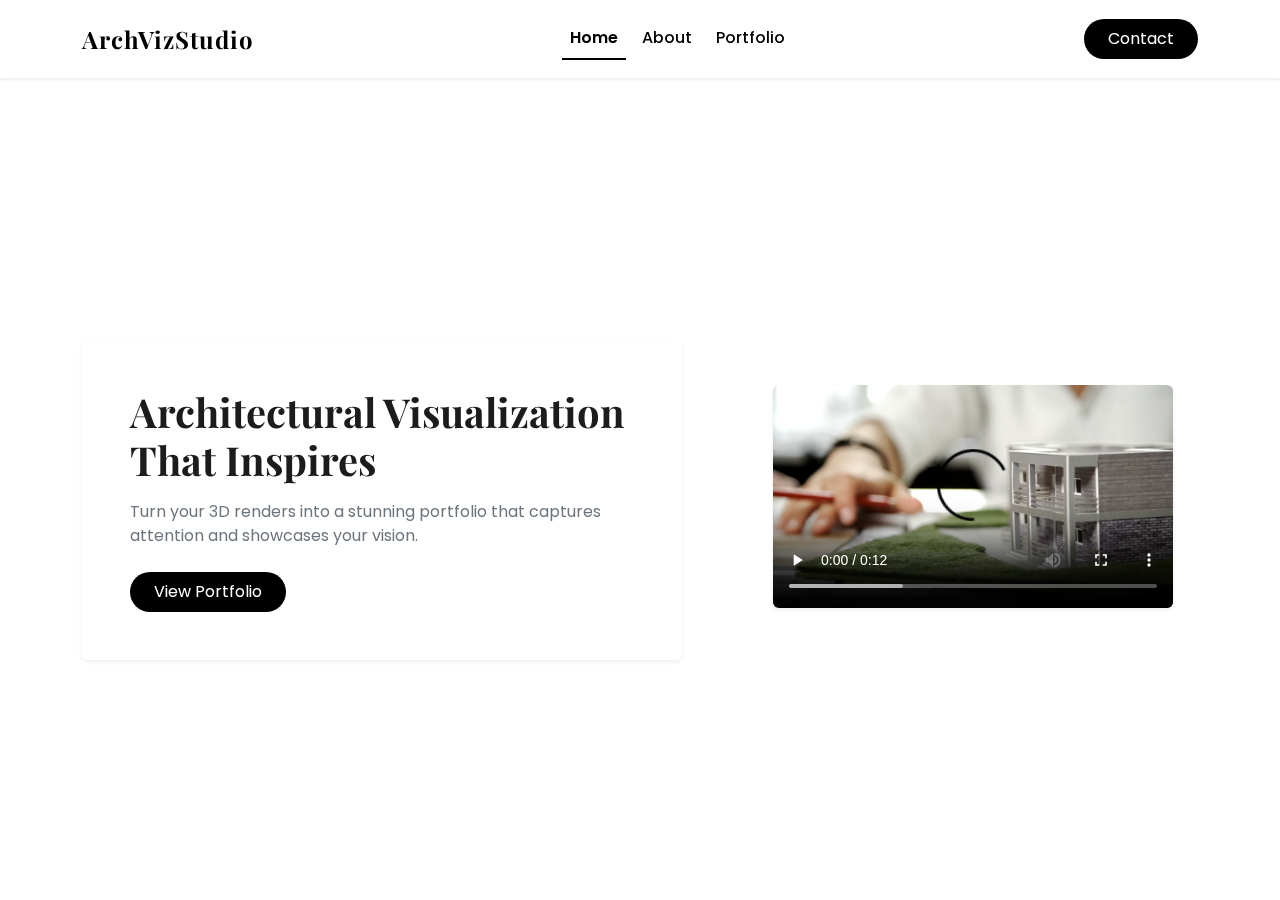
<file: index.html>
<!DOCTYPE html>
<html lang="en">
<head>
  <meta charset="UTF-8">
  <meta name="viewport" content="width=device-width, initial-scale=1.0">
  <title>ArchViz Portfolio</title>

    <!-- ===== Bootstrap CSS ===== -->
    <link href="https://cdn.jsdelivr.net/npm/bootstrap@5.3.3/dist/css/bootstrap.min.css" rel="stylesheet">

    <!-- ===== AOS Animation Library ===== -->
    <link href="https://cdn.jsdelivr.net/npm/aos@2.3.4/dist/aos.css" rel="stylesheet">

    <!-- ===== Custom CSS ===== -->
    <link rel="stylesheet" href="css/style.css">

    <!-- ===== Google Fonts ===== -->
    <link href="https://fonts.googleapis.com/css2?family=Poppins:wght@300;500;600&family=Playfair+Display:wght@600&display=swap" rel="stylesheet">

    <!-- ===== Basic SEO Meta Tags ===== -->
    <meta name="title" content="ArchViz Studio — 3D Architectural Visualization Portfolio">
    <meta name="description" content="Experience stunning architectural renders and 3D visualizations that bring your designs to life. Explore our portfolio of interiors, exteriors, and futuristic concepts.">
    <meta name="keywords" content="3D visualization, architecture, ArchViz, renders, portfolio, interior design, exterior design">
    <meta name="author" content="ArchViz Studio">
    <meta name="robots" content="index, follow">

    <!-- ===== Open Graph (for Facebook, WhatsApp, LinkedIn, etc.) ===== -->
    <meta property="og:title" content="ArchViz Studio — 3D Architectural Visualization Portfolio">
    <meta property="og:description" content="Explore stunning 3D visualizations and architectural renders that define modern design. Visit our portfolio.">
    <meta property="og:image" content="https://yourdomain.com/assets/images/preview.jpg">
    <!-- 👆 Replace this with a real absolute URL to a 1200x630 preview image -->
    <meta property="og:url" content="https://yourdomain.com/">
    <meta property="og:type" content="website">

    <!-- ===== Twitter Card (for X / Twitter) ===== -->
    <meta name="twitter:card" content="summary_large_image">
    <meta name="twitter:title" content="ArchViz Studio — 3D Architectural Visualization Portfolio">
    <meta name="twitter:description" content="See high-end 3D renders and architectural visualizations in our portfolio.">
    <meta name="twitter:image" content="https://yourdomain.com/assets/images/preview.jpg">

    <!-- ===== Favicon ===== -->
    <link rel="icon" type="image/png" href="assets/images/favicon.png">

</head>
<body>

    <!-- ===== Navbar ===== -->
    <nav class="navbar navbar-expand-lg navbar-light bg-white py-3 shadow-sm fixed-top">
        <div class="container">

            <!-- Left: Logo -->
            <a class="navbar-brand fw-bold" href="#" style="font-family: 'Playfair Display', serif; font-size: 1.5rem;">
            ArchViz<span style="color: #000000;">Studio</span>
            </a>

            <!-- Mobile toggle -->
            <button class="navbar-toggler" type="button" data-bs-toggle="collapse" data-bs-target="#navbarNav"
            aria-controls="navbarNav" aria-expanded="false" aria-label="Toggle navigation">
            <span class="navbar-toggler-icon"></span>
            </button>

            <!-- Middle + Right -->
            <div class="collapse navbar-collapse justify-content-between" id="navbarNav">

                <!-- Middle: Nav Links -->
                <ul class="navbar-nav mx-auto mb-2 mb-lg-0 gap-2">
                    <li class="nav-item">
                        <a class="nav-link active" href="index.html">Home</a>
                    </li>
                    <li class="nav-item">
                        <a class="nav-link" href="about.html">About</a>
                    </li>
                    <li class="nav-item">
                        <a class="nav-link" href="portfolio.html">Portfolio</a>
                    </li>
                </ul>

                <!-- Right: Contact Button -->
                <div>
                    <a href="contact.html" class="btn btn-dark rounded-pill px-4 py-2">
                    Contact
                    </a>
                </div>

            </div>
        </div>
    </nav>

    <!-- ===== Hero Section ===== -->
    <section class="hero d-flex align-items-center">
        <div class="container">
            <div class="row align-items-center">

            <!-- ===== Left Side: Text Card ===== -->
            <div class="col-lg-7 col-md-6" data-aos="fade-right" data-aos-duration="1000">
                <div class="hero-card bg-white shadow-sm p-4 p-md-5 rounded">
                <h1 class="fw-bold mb-3" style="font-family: 'Playfair Display', serif;">
                    Architectural Visualization That Inspires
                </h1>
                <p class="text-secondary mb-4">
                    Turn your 3D renders into a stunning portfolio that captures attention and showcases your vision.
                </p>
                <a href="portfolio.html" class="btn btn-dark rounded-pill px-4 py-2">View Portfolio</a>
                </div>
            </div>

            <!-- 
            NOTE
            The video below is for DEMO PURPOSES ONLY.
            Do NOT use this sample video in production or live sites.
            Please replace it with your own licensed or royalty-free footage.
            -->
            <!-- ===== Right Side: Video Player(optional) ===== -->
            <div class="col-lg-5 col-md-6 text-center" data-aos="fade-left" data-aos-delay="300">
                <video class="hero-video rounded shadow-sm" controls poster="assets/images/poster.png">
                <source src="assets/videos/pls_do_not_use_in_production.mp4" type="video/mp4">
                Your browser does not support the video tag.
                </video>
            </div>

            </div>
        </div>
    </section>

  <!-- ===== Bootstrap JS Bundle ===== -->
  <script src="https://cdn.jsdelivr.net/npm/bootstrap@5.3.3/dist/js/bootstrap.bundle.min.js"></script>

  <!-- ===== AOS Animation JS ===== -->
  <script src="https://cdn.jsdelivr.net/npm/aos@2.3.4/dist/aos.js"></script>

  <!-- ===== Custom Script ===== -->
  <script src="js/script.js"></script>

  <script>
    // Initialize AOS library
    AOS.init({
      duration: 800,
      once: false
    });
  </script>

</body>
</html>
</file>
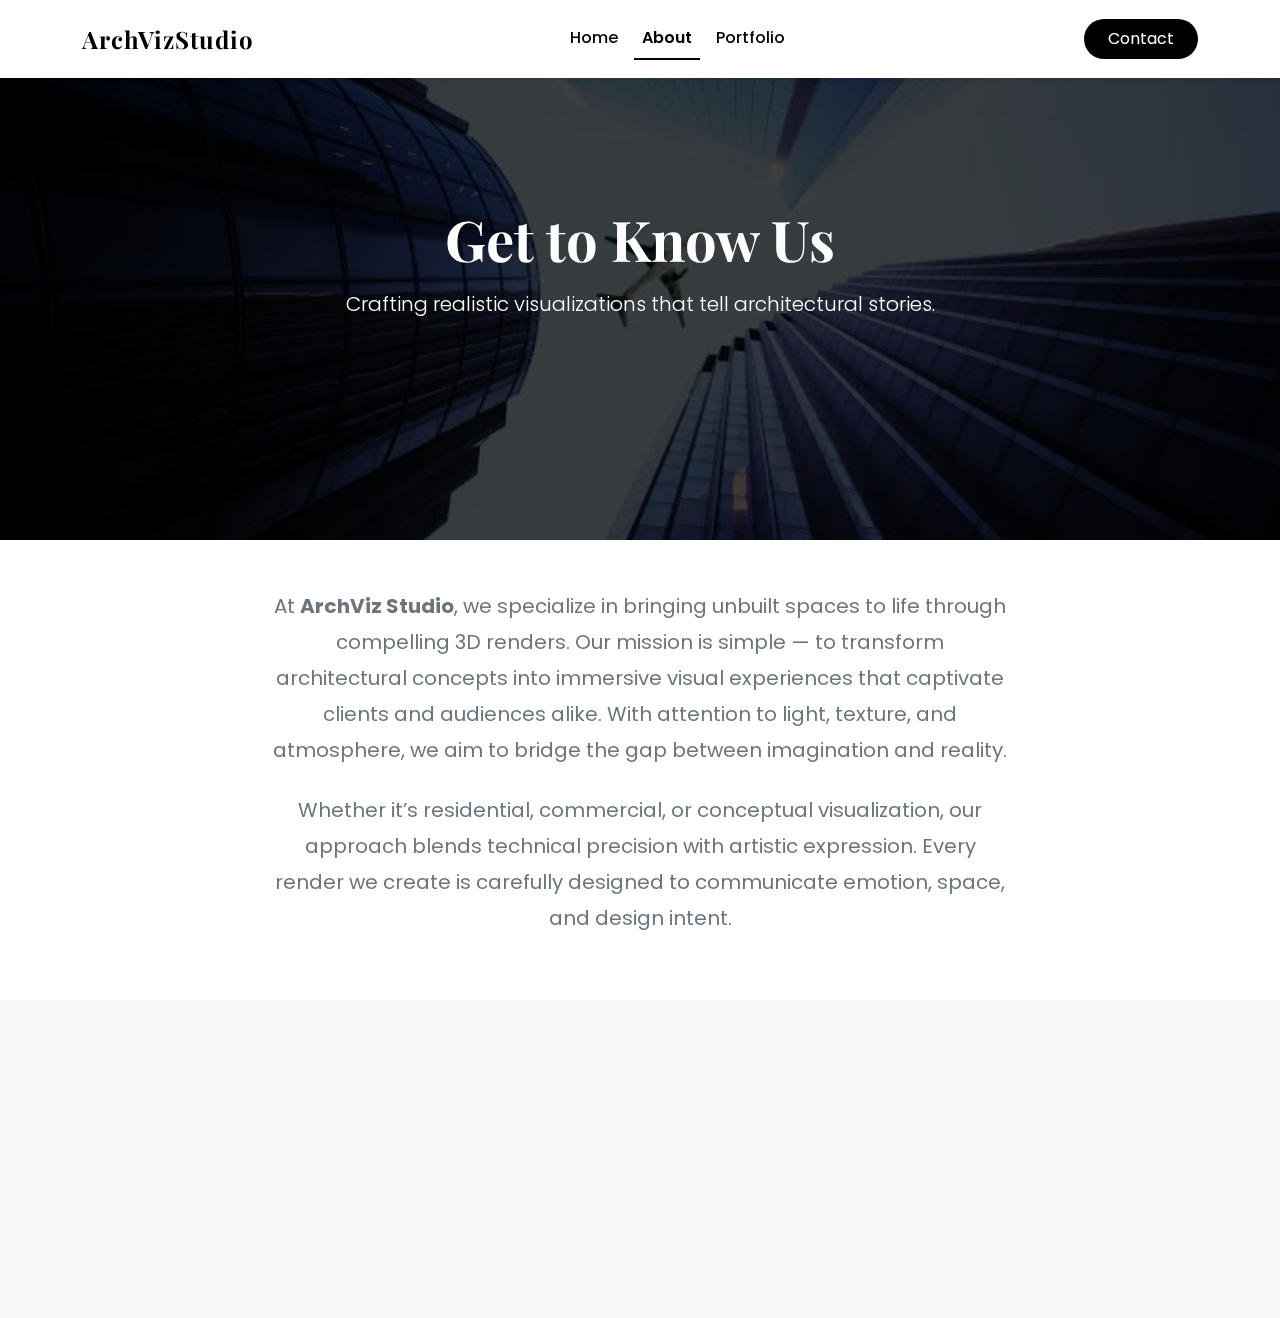
<file: about.html>
<!DOCTYPE html>
<html lang="en">
<head>
  <meta charset="UTF-8">
  <meta name="viewport" content="width=device-width, initial-scale=1.0">
  <title>ArchViz Portfolio - About Us</title>

    <!-- ===== Bootstrap CSS ===== -->
    <link href="https://cdn.jsdelivr.net/npm/bootstrap@5.3.3/dist/css/bootstrap.min.css" rel="stylesheet">

    <!-- ===== AOS Animation Library ===== -->
    <link href="https://cdn.jsdelivr.net/npm/aos@2.3.4/dist/aos.css" rel="stylesheet">

    <!-- ===== Custom CSS ===== -->
    <link rel="stylesheet" href="css/style.css">

    <!-- ===== Google Fonts ===== -->
    <link href="https://fonts.googleapis.com/css2?family=Poppins:wght@300;500;600&family=Playfair+Display:wght@600&display=swap" rel="stylesheet">

    <!-- ===== Basic SEO Meta Tags ===== -->
    <meta name="title" content="ArchViz Studio — 3D Architectural Visualization Portfolio">
    <meta name="description" content="Experience stunning architectural renders and 3D visualizations that bring your designs to life. Explore our portfolio of interiors, exteriors, and futuristic concepts.">
    <meta name="keywords" content="3D visualization, architecture, ArchViz, renders, portfolio, interior design, exterior design">
    <meta name="author" content="ArchViz Studio">
    <meta name="robots" content="index, follow">

    <!-- ===== Open Graph (for Facebook, WhatsApp, LinkedIn, etc.) ===== -->
    <meta property="og:title" content="ArchViz Studio — 3D Architectural Visualization Portfolio">
    <meta property="og:description" content="Explore stunning 3D visualizations and architectural renders that define modern design. Visit our portfolio.">
    <meta property="og:image" content="https://yourdomain.com/assets/images/preview.jpg">
    <!-- 👆 Replace this with a real absolute URL to a 1200x630 preview image -->
    <meta property="og:url" content="https://yourdomain.com/">
    <meta property="og:type" content="website">

    <!-- ===== Twitter Card (for X / Twitter) ===== -->
    <meta name="twitter:card" content="summary_large_image">
    <meta name="twitter:title" content="ArchViz Studio — 3D Architectural Visualization Portfolio">
    <meta name="twitter:description" content="See high-end 3D renders and architectural visualizations in our portfolio.">
    <meta name="twitter:image" content="https://yourdomain.com/assets/images/preview.jpg">

    <!-- ===== Favicon ===== -->
    <link rel="icon" type="image/png" href="assets/images/favicon.png">
</head>
<body>

    <!-- ===== Navbar ===== -->
    <nav class="navbar navbar-expand-lg navbar-light bg-white py-3 shadow-sm fixed-top">
        <div class="container">

            <!-- Left: Logo -->
            <a class="navbar-brand fw-bold" href="#" style="font-family: 'Playfair Display', serif; font-size: 1.5rem;">
            ArchViz<span style="color: #000000;">Studio</span>
            </a>

            <!-- Mobile toggle -->
            <button class="navbar-toggler" type="button" data-bs-toggle="collapse" data-bs-target="#navbarNav"
            aria-controls="navbarNav" aria-expanded="false" aria-label="Toggle navigation">
            <span class="navbar-toggler-icon"></span>
            </button>

            <!-- Middle + Right -->
            <div class="collapse navbar-collapse justify-content-between" id="navbarNav">

                <!-- Middle: Nav Links -->
                <ul class="navbar-nav mx-auto mb-2 mb-lg-0 gap-2">
                    <li class="nav-item">
                        <a class="nav-link active" href="index.html">Home</a>
                    </li>
                    <li class="nav-item">
                        <a class="nav-link" href="about.html">About</a>
                    </li>
                    <li class="nav-item">
                        <a class="nav-link" href="portfolio.html">Portfolio</a>
                    </li>
                </ul>

                <!-- Right: Contact Button -->
                <div>
                    <a href="contact.html" class="btn btn-dark rounded-pill px-4 py-2">
                    Contact
                    </a>
                </div>

            </div>
        </div>
    </nav>

    <!-- ===== About Hero Section ===== -->
    <section class="about-hero d-flex align-items-center justify-content-center text-center">
        <div class="overlay"></div>
        <div class="content position-relative text-white" data-aos="fade-down">
            <h1 class="fw-bold display-4" style="font-family: 'Playfair Display', serif; color: #fff;">
            Get to Know Us
            </h1>
            <p class="lead mt-3">Crafting realistic visualizations that tell architectural stories.</p>
        </div>
    </section>

    <!-- ===== About Main Content ===== -->
    <section class="about-main py-5 bg-white">
        <div class="container">
            <div class="row justify-content-center">
                <div class="col-lg-8 text-center" data-aos="fade-up">
                    <p class="text-secondary fs-5">
                    At <strong>ArchViz Studio</strong>, we specialize in bringing unbuilt spaces to life through 
                    compelling 3D renders. Our mission is simple — to transform architectural concepts into 
                    immersive visual experiences that captivate clients and audiences alike. With attention 
                    to light, texture, and atmosphere, we aim to bridge the gap between imagination and reality.
                    </p>
                    <p class="text-secondary fs-5 mt-4">
                    Whether it’s residential, commercial, or conceptual visualization, our approach blends 
                    technical precision with artistic expression. Every render we create is carefully designed 
                    to communicate emotion, space, and design intent.
                    </p>
                </div>
            </div>
        </div>
    </section>

    <!-- ===== Values / Philosophy Section ===== -->
    <section class="values-section py-5 bg-light">
        <div class="container">
            <div class="row text-center gy-4">
                <div class="col-md-4" data-aos="fade-up" data-aos-delay="100">
                    <div class="p-4 border rounded h-100">
                    <h5 class="fw-semibold mb-2">Precision</h5>
                    <p class="text-secondary">Every project is handled with architectural accuracy and a commitment to realism.</p>
                    </div>
                </div>
                <div class="col-md-4" data-aos="fade-up" data-aos-delay="200">
                    <div class="p-4 border rounded h-100">
                    <h5 class="fw-semibold mb-2">Creativity</h5>
                    <p class="text-secondary">We blend artistic composition and design storytelling in every render we create.</p>
                    </div>
                </div>
                <div class="col-md-4" data-aos="fade-up" data-aos-delay="300">
                    <div class="p-4 border rounded h-100">
                    <h5 class="fw-semibold mb-2">Collaboration</h5>
                    <p class="text-secondary">We work closely with architects and designers to capture their exact vision.</p>
                    </div>
                </div>
            </div>
        </div>
    </section>

    <!-- ===== Bootstrap JS Bundle ===== -->
    <script src="https://cdn.jsdelivr.net/npm/bootstrap@5.3.3/dist/js/bootstrap.bundle.min.js"></script>

    <!-- ===== AOS Animation JS ===== -->
    <script src="https://cdn.jsdelivr.net/npm/aos@2.3.4/dist/aos.js"></script>

    <!-- ===== Custom Script ===== -->
    <script src="js/script.js"></script>

    <script>
        // Initialize AOS library
        AOS.init({
        duration: 800,
        once: false
        });
    </script>

</body>
</html>
</file>
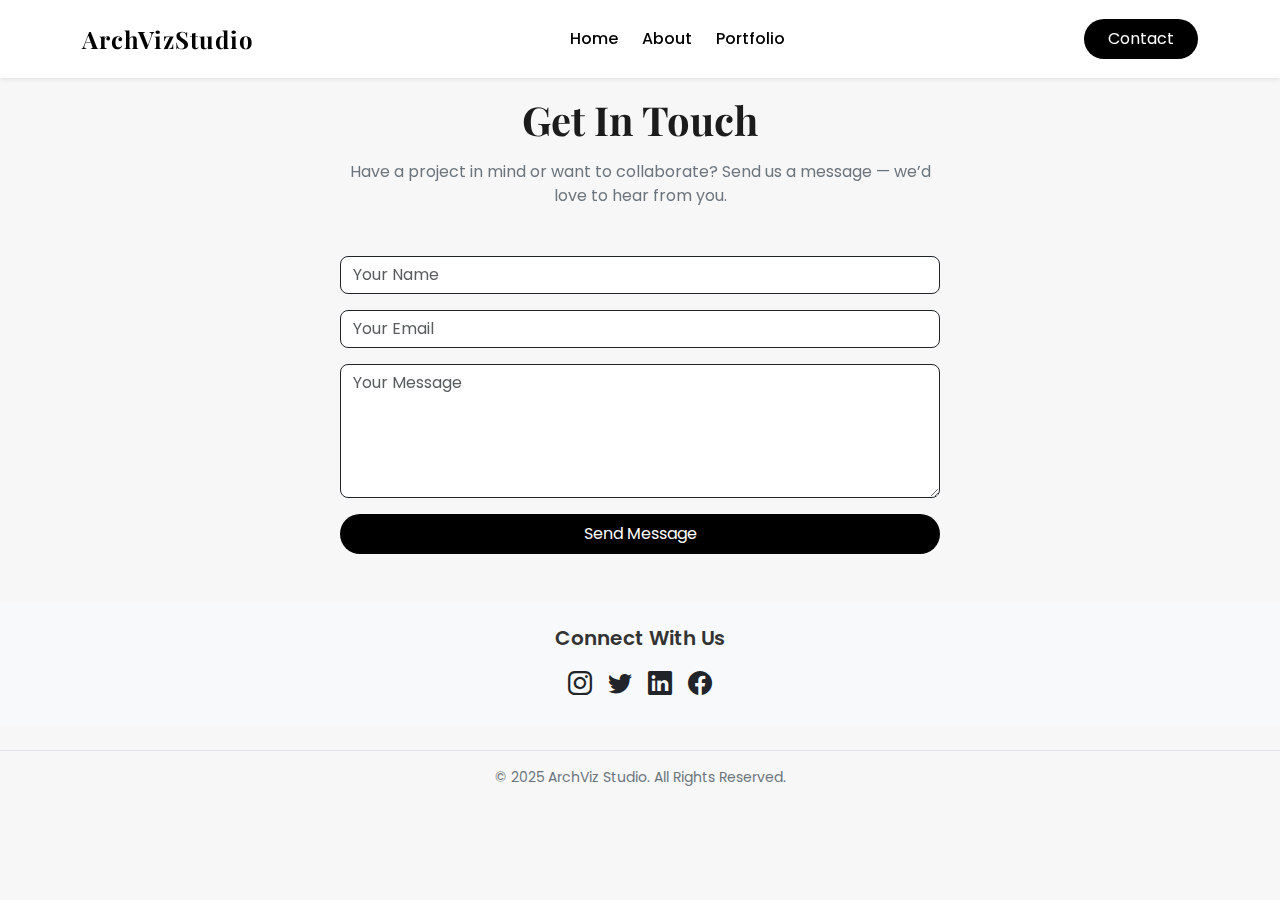
<file: contact.html>
<!DOCTYPE html>
<html lang="en">
<head>
    <meta charset="UTF-8">
    <meta name="viewport" content="width=device-width, initial-scale=1.0">
    <title>ArchViz Portfolio - Contact</title>

    <!-- ===== Bootstrap CSS ===== -->
    <link href="https://cdn.jsdelivr.net/npm/bootstrap@5.3.3/dist/css/bootstrap.min.css" rel="stylesheet">

    <!-- ===== AOS Animation Library ===== -->
    <link href="https://cdn.jsdelivr.net/npm/aos@2.3.4/dist/aos.css" rel="stylesheet">

    <!-- ===== Bootstrap Icons ===== -->
    <link href="https://cdn.jsdelivr.net/npm/bootstrap-icons@1.10.5/font/bootstrap-icons.css" rel="stylesheet">

    <!-- ===== Custom CSS ===== -->
    <link rel="stylesheet" href="css/style.css">

    <!-- ===== Google Fonts ===== -->
    <link href="https://fonts.googleapis.com/css2?family=Poppins:wght@300;500;600&family=Playfair+Display:wght@600&display=swap" rel="stylesheet">

    <!-- ===== Basic SEO Meta Tags ===== -->
    <meta name="title" content="ArchViz Studio — 3D Architectural Visualization Portfolio">
    <meta name="description" content="Experience stunning architectural renders and 3D visualizations that bring your designs to life. Explore our portfolio of interiors, exteriors, and futuristic concepts.">
    <meta name="keywords" content="3D visualization, architecture, ArchViz, renders, portfolio, interior design, exterior design">
    <meta name="author" content="ArchViz Studio">
    <meta name="robots" content="index, follow">

    <!-- ===== Open Graph (for Facebook, WhatsApp, LinkedIn, etc.) ===== -->
    <meta property="og:title" content="ArchViz Studio — 3D Architectural Visualization Portfolio">
    <meta property="og:description" content="Explore stunning 3D visualizations and architectural renders that define modern design. Visit our portfolio.">
    <meta property="og:image" content="https://yourdomain.com/assets/images/preview.jpg">
    <!-- 👆 Replace this with a real absolute URL to a 1200x630 preview image -->
    <meta property="og:url" content="https://yourdomain.com/">
    <meta property="og:type" content="website">

    <!-- ===== Twitter Card (for X / Twitter) ===== -->
    <meta name="twitter:card" content="summary_large_image">
    <meta name="twitter:title" content="ArchViz Studio — 3D Architectural Visualization Portfolio">
    <meta name="twitter:description" content="See high-end 3D renders and architectural visualizations in our portfolio.">
    <meta name="twitter:image" content="https://yourdomain.com/assets/images/preview.jpg">

    <!-- ===== Favicon ===== -->
    <link rel="icon" type="image/png" href="assets/images/favicon.png">
</head>
<body>

    <!-- ===== Navbar ===== -->
    <nav class="navbar navbar-expand-lg navbar-light bg-white py-3 shadow-sm fixed-top">
        <div class="container">

            <!-- Left: Logo -->
            <a class="navbar-brand fw-bold" href="#" style="font-family: 'Playfair Display', serif; font-size: 1.5rem;">
            ArchViz<span style="color: #000000;">Studio</span>
            </a>

            <!-- Mobile toggle -->
            <button class="navbar-toggler" type="button" data-bs-toggle="collapse" data-bs-target="#navbarNav"
            aria-controls="navbarNav" aria-expanded="false" aria-label="Toggle navigation">
            <span class="navbar-toggler-icon"></span>
            </button>

            <!-- Middle + Right -->
            <div class="collapse navbar-collapse justify-content-between" id="navbarNav">

                <!-- Middle: Nav Links -->
                <ul class="navbar-nav mx-auto mb-2 mb-lg-0 gap-2">
                    <li class="nav-item">
                        <a class="nav-link active" href="index.html">Home</a>
                    </li>
                    <li class="nav-item">
                        <a class="nav-link" href="about.html">About</a>
                    </li>
                    <li class="nav-item">
                        <a class="nav-link" href="portfolio.html">Portfolio</a>
                    </li>
                </ul>

                <!-- Right: Contact Button -->
                <div>
                    <a href="contact.html" class="btn btn-dark rounded-pill px-4 py-2">
                    Contact
                    </a>
                </div>

            </div>
        </div>
    </nav>

    <!-- ===== Contact Section ===== -->
    <section class="py-5 mt-5">
        <div class="container text-center" data-aos="fade-up">
        <h1 class="fw-bold mb-3" style="font-family: 'Playfair Display', serif;">Get In Touch</h1>
        <p class="text-secondary mb-5 mx-auto" style="max-width: 600px;">
            Have a project in mind or want to collaborate?  
            Send us a message — we’d love to hear from you.
        </p>
        </div>

        <div class="container" data-aos="zoom-in">
            <!-- 
                ⚠️NOTE TO USERS:
                This form uses the "mailto:" method.
                When the visitor clicks "Send Message", their default email app (like Gmail, Outlook, Apple Mail) will open.
                They can then send the message directly to your email address.
                so add your official email in the action attribute
            -->
            <form action="mailto:princeinioluwa985@gmail.com" method="post" enctype="text/plain" class="mx-auto" style="max-width: 600px;">
                <div class="mb-3">
                    <input type="text" name="Name" class="form-control border-dark rounded-3" placeholder="Your Name" required>
                </div>
                <div class="mb-3">
                    <input type="email" name="Email" class="form-control border-dark rounded-3" placeholder="Your Email" required>
                </div>
                <div class="mb-3">
                    <textarea name="Message" class="form-control border-dark rounded-3" rows="5" placeholder="Your Message" required></textarea>
                </div>
                <button type="submit" class="btn btn-dark w-100 py-2 rounded-pill">Send Message</button>
            </form>
        </div>
    </section>

    <!-- ===== Social Links Section ===== -->
    <section class="py-4 bg-light" data-aos="fade-up">
        <div class="container text-center">
            <h5 class="fw-semibold mb-3">Connect With Us</h5>
            <div class="d-flex justify-content-center gap-3">
                <!-- 
                💡 NOTE:
                Replace the "#" in each <a> tag with your real social profile link.
                Example:
                <a href="https://instagram.com/yourprofile" target="_blank">
                -->
                <a href="#" target="_blank" class="text-dark fs-4"><i class="bi bi-instagram"></i></a>
                <a href="#" target="_blank" class="text-dark fs-4"><i class="bi bi-twitter"></i></a>
                <a href="#" target="_blank" class="text-dark fs-4"><i class="bi bi-linkedin"></i></a>
                <a href="#" target="_blank" class="text-dark fs-4"><i class="bi bi-facebook"></i></a>
            </div>
        </div>
    </section>

  <!-- ===== Footer ===== -->
  <footer class="text-center py-3 mt-4 border-top">
    <p class="mb-0 text-secondary small">© 2025 ArchViz Studio. All Rights Reserved.</p>
  </footer>


    <!-- ===== Bootstrap JS Bundle ===== -->
    <script src="https://cdn.jsdelivr.net/npm/bootstrap@5.3.3/dist/js/bootstrap.bundle.min.js"></script>

    <!-- ===== AOS Animation JS ===== -->
    <script src="https://cdn.jsdelivr.net/npm/aos@2.3.4/dist/aos.js"></script>

    <!-- ===== Custom Script ===== -->
    <script src="js/script.js"></script>

    <script>
        // Initialize AOS library
        AOS.init({
        duration: 800,
        once: false
        });
    </script>

</body>
</html>
</file>
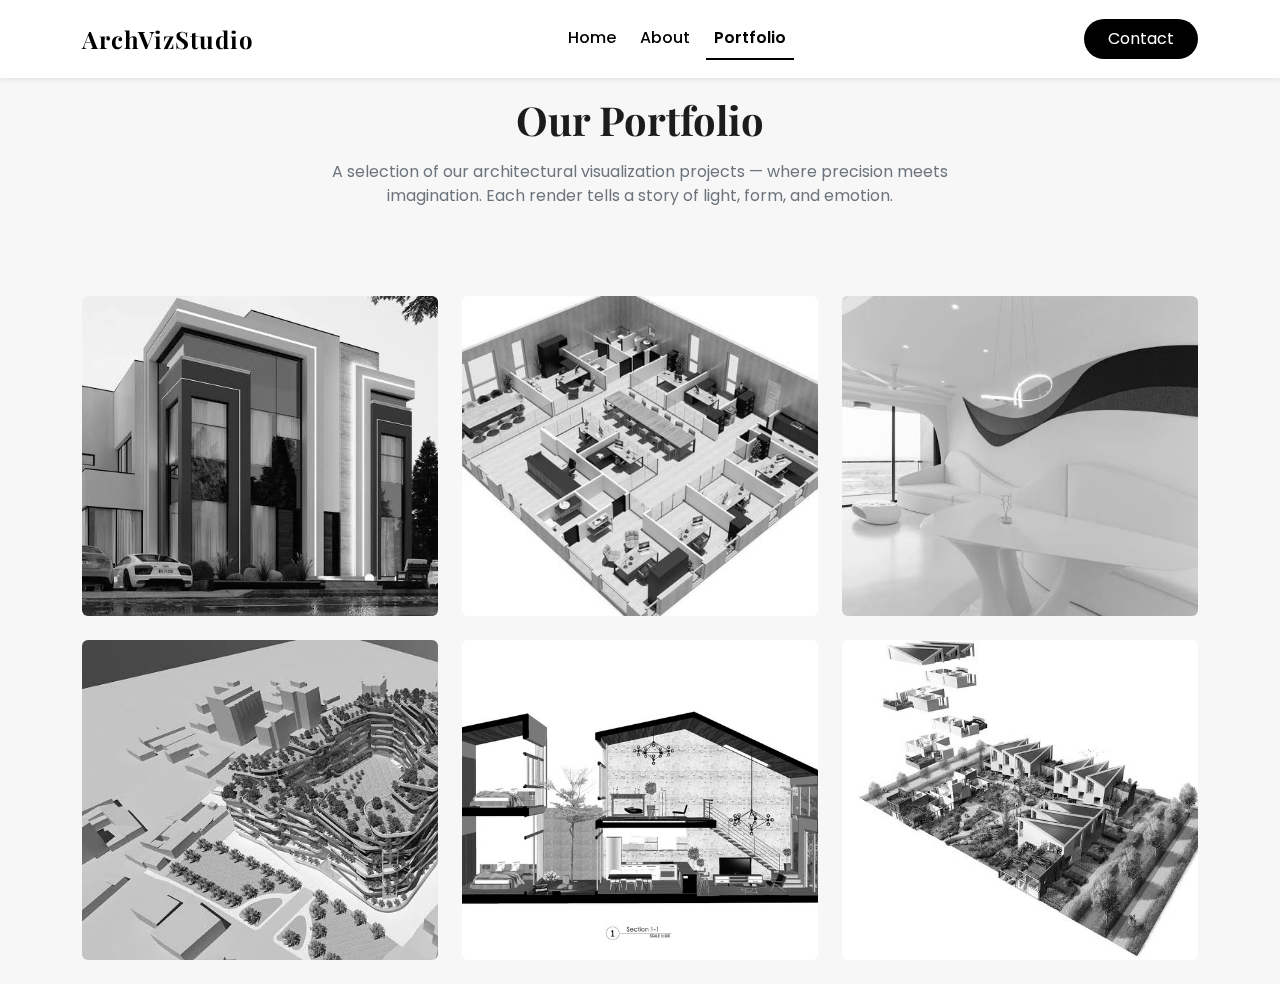
<file: portfolio.html>
<!DOCTYPE html>
<html lang="en">
<head>
  <meta charset="UTF-8" />
  <meta name="viewport" content="width=device-width, initial-scale=1.0" />
  <title>ArchViz Portfolio - My Work</title>

  <!-- ===== Bootstrap CSS ===== -->
  <link
    href="https://cdn.jsdelivr.net/npm/bootstrap@5.3.3/dist/css/bootstrap.min.css"
    rel="stylesheet"
  />

  <!-- ===== AOS Animation Library ===== -->
  <link
    href="https://cdn.jsdelivr.net/npm/aos@2.3.4/dist/aos.css"
    rel="stylesheet"
  />

  <!-- ===== Custom CSS ===== -->
  <link rel="stylesheet" href="css/style.css" />

  <!-- ===== Google Fonts ===== -->
  <link
    href="https://fonts.googleapis.com/css2?family=Poppins:wght@300;500;600&family=Playfair+Display:wght@600&display=swap"
    rel="stylesheet"
  />

  <!-- ===== Basic SEO Meta Tags ===== -->
  <meta
    name="title"
    content="ArchViz Studio — 3D Architectural Visualization Portfolio"
  />
  <meta
    name="description"
    content="Experience stunning architectural renders and 3D visualizations that bring your designs to life. Explore our portfolio of interiors, exteriors, and futuristic concepts."
  />
  <meta
    name="keywords"
    content="3D visualization, architecture, ArchViz, renders, portfolio, interior design, exterior design"
  />
  <meta name="author" content="ArchViz Studio" />
  <meta name="robots" content="index, follow" />

  <!-- ===== Open Graph (for WhatsApp / Facebook / LinkedIn) ===== -->
  <meta
    property="og:title"
    content="ArchViz Studio — 3D Architectural Visualization Portfolio"
  />
  <meta
    property="og:description"
    content="Explore stunning 3D visualizations and architectural renders that define modern design. Visit our portfolio."
  />
  <meta
    property="og:image"
    content="https://yourdomain.com/assets/images/preview.jpg"
  />
  <meta property="og:url" content="https://yourdomain.com/" />
  <meta property="og:type" content="website" />

  <!-- ===== Twitter Card (for X / Twitter) ===== -->
  <meta name="twitter:card" content="summary_large_image" />
  <meta
    name="twitter:title"
    content="ArchViz Studio — 3D Architectural Visualization Portfolio"
  />
  <meta
    name="twitter:description"
    content="See high-end 3D renders and architectural visualizations in our portfolio."
  />
  <meta
    name="twitter:image"
    content="https://yourdomain.com/assets/images/preview.jpg"
  />

  <!-- ===== Favicon ===== -->
  <link rel="icon" type="image/png" href="assets/images/favicon.png" />
</head>
<body>
  <!-- ===== Navbar ===== -->
  <nav
    class="navbar navbar-expand-lg navbar-light bg-white py-3 shadow-sm fixed-top"
  >
    <div class="container">
      <!-- Left: Logo -->
      <a
        class="navbar-brand fw-bold"
        href="index.html"
        style="font-family: 'Playfair Display', serif; font-size: 1.5rem"
      >
        ArchViz<span style="color: #000000">Studio</span>
      </a>

      <!-- Mobile toggle -->
      <button
        class="navbar-toggler"
        type="button"
        data-bs-toggle="collapse"
        data-bs-target="#navbarNav"
        aria-controls="navbarNav"
        aria-expanded="false"
        aria-label="Toggle navigation"
      >
        <span class="navbar-toggler-icon"></span>
      </button>

      <!-- Middle + Right -->
      <div
        class="collapse navbar-collapse justify-content-between"
        id="navbarNav"
      >
        <!-- Middle: Nav Links -->
        <ul class="navbar-nav mx-auto mb-2 mb-lg-0 gap-2">
          <li class="nav-item">
            <a class="nav-link" href="index.html">Home</a>
          </li>
          <li class="nav-item">
            <a class="nav-link" href="about.html">About</a>
          </li>
          <li class="nav-item">
            <a class="nav-link active" href="portfolio.html">Portfolio</a>
          </li>
        </ul>

        <!-- Right: Contact Button -->
        <div>
          <a href="contact.html" class="btn btn-dark rounded-pill px-4 py-2">
            Contact
          </a>
        </div>
      </div>
    </div>
  </nav>

  <!-- ===== Portfolio Hero Text ===== -->
  <section class="text-center py-5 mt-5" data-aos="fade-up">
    <div class="container">
      <h1 class="fw-bold mb-3" style="font-family: 'Playfair Display', serif">
        Our Portfolio
      </h1>
      <p class="text-secondary mx-auto" style="max-width: 650px">
        A selection of our architectural visualization projects — where
        precision meets imagination. Each render tells a story of light, form,
        and emotion.
      </p>
    </div>
  </section>

  <!-- ===== Portfolio Grid ===== -->
  <section class="portfolio-gallery py-4">
    <div class="container">
      <div class="row g-4">
        <!-- =========================================================
             Each project below links to its own detail page.
             ---------------------------------------------------------
        ========================================================= -->

        <!-- Project 1 -->
        <div class="col-lg-4 col-md-6" data-aos="zoom-in">
          <a href="project1.html" class="text-decoration-none">
            <div
              class="portfolio-item position-relative overflow-hidden rounded"
            >
              <img
                src="assets/images/modern_villa.jpeg"
                class="img-fluid"
                alt="Modern Villa"
              />
              <div
                class="overlay d-flex align-items-center justify-content-center"
              >
                <h5 class="text-white fw-semibold">Modern Villa</h5>
              </div>
            </div>
          </a>
        </div>

        <!-- Project 2 -->
        <div class="col-lg-4 col-md-6" data-aos="zoom-in" data-aos-delay="100">
          <a href="project2.html" class="text-decoration-none">
            <div
              class="portfolio-item position-relative overflow-hidden rounded"
            >
              <img
                src="assets/images/office_interior.jpeg"
                class="img-fluid"
                alt="Office Interior"
              />
              <div
                class="overlay d-flex align-items-center justify-content-center"
              >
                <h5 class="text-white fw-semibold">Office Interior</h5>
              </div>
            </div>
          </a>
        </div>

        <!-- Project 3 -->
        <div class="col-lg-4 col-md-6" data-aos="zoom-in" data-aos-delay="200">
          <a href="project3.html" class="text-decoration-none">
            <div
              class="portfolio-item position-relative overflow-hidden rounded"
            >
              <img
                src="assets/images/futuristic_lobby.jpeg"
                class="img-fluid"
                alt="Futuristic Lobby"
              />
              <div
                class="overlay d-flex align-items-center justify-content-center"
              >
                <h5 class="text-white fw-semibold">Futuristic Lobby</h5>
              </div>
            </div>
          </a>
        </div>

        <!-- Project 4 -->
        <div class="col-lg-4 col-md-6" data-aos="zoom-in" data-aos-delay="300">
          <a href="project4.html" class="text-decoration-none">
            <div
              class="portfolio-item position-relative overflow-hidden rounded"
            >
              <img
                src="assets/images/resedential_complex.jpeg"
                class="img-fluid"
                alt="Residential Complex"
              />
              <div
                class="overlay d-flex align-items-center justify-content-center"
              >
                <h5 class="text-white fw-semibold">Residential Complex</h5>
              </div>
            </div>
          </a>
        </div>

        <!-- Project 5 -->
        <div class="col-lg-4 col-md-6" data-aos="zoom-in" data-aos-delay="400">
          <a href="project5.html" class="text-decoration-none">
            <div
              class="portfolio-item position-relative overflow-hidden rounded"
            >
              <img
                src="assets/images/minimalist_apartment.jpeg"
                class="img-fluid"
                alt="Minimalist Apartment"
              />
              <div
                class="overlay d-flex align-items-center justify-content-center"
              >
                <h5 class="text-white fw-semibold">Minimalist Apartment</h5>
              </div>
            </div>
          </a>
        </div>

        <!-- Project 6 -->
        <div class="col-lg-4 col-md-6" data-aos="zoom-in" data-aos-delay="500">
          <a href="project6.html" class="text-decoration-none">
            <div
              class="portfolio-item position-relative overflow-hidden rounded"
            >
              <img
                src="assets/images/urban_concept.jpeg"
                class="img-fluid"
                alt="Urban Concept"
              />
              <div
                class="overlay d-flex align-items-center justify-content-center"
              >
                <h5 class="text-white fw-semibold">Urban Concept</h5>
              </div>
            </div>
          </a>
        </div>
      </div>
    </div>
  </section>

  <!-- ===== Bootstrap JS Bundle ===== -->
  <script src="https://cdn.jsdelivr.net/npm/bootstrap@5.3.3/dist/js/bootstrap.bundle.min.js"></script>

  <!-- ===== AOS Animation JS ===== -->
  <script src="https://cdn.jsdelivr.net/npm/aos@2.3.4/dist/aos.js"></script>

  <!-- ===== Custom Script ===== -->
  <script src="js/script.js"></script>

  <script>
    AOS.init({
      duration: 800,
      once: false,
    });
  </script>
</body>
</html>
</file>
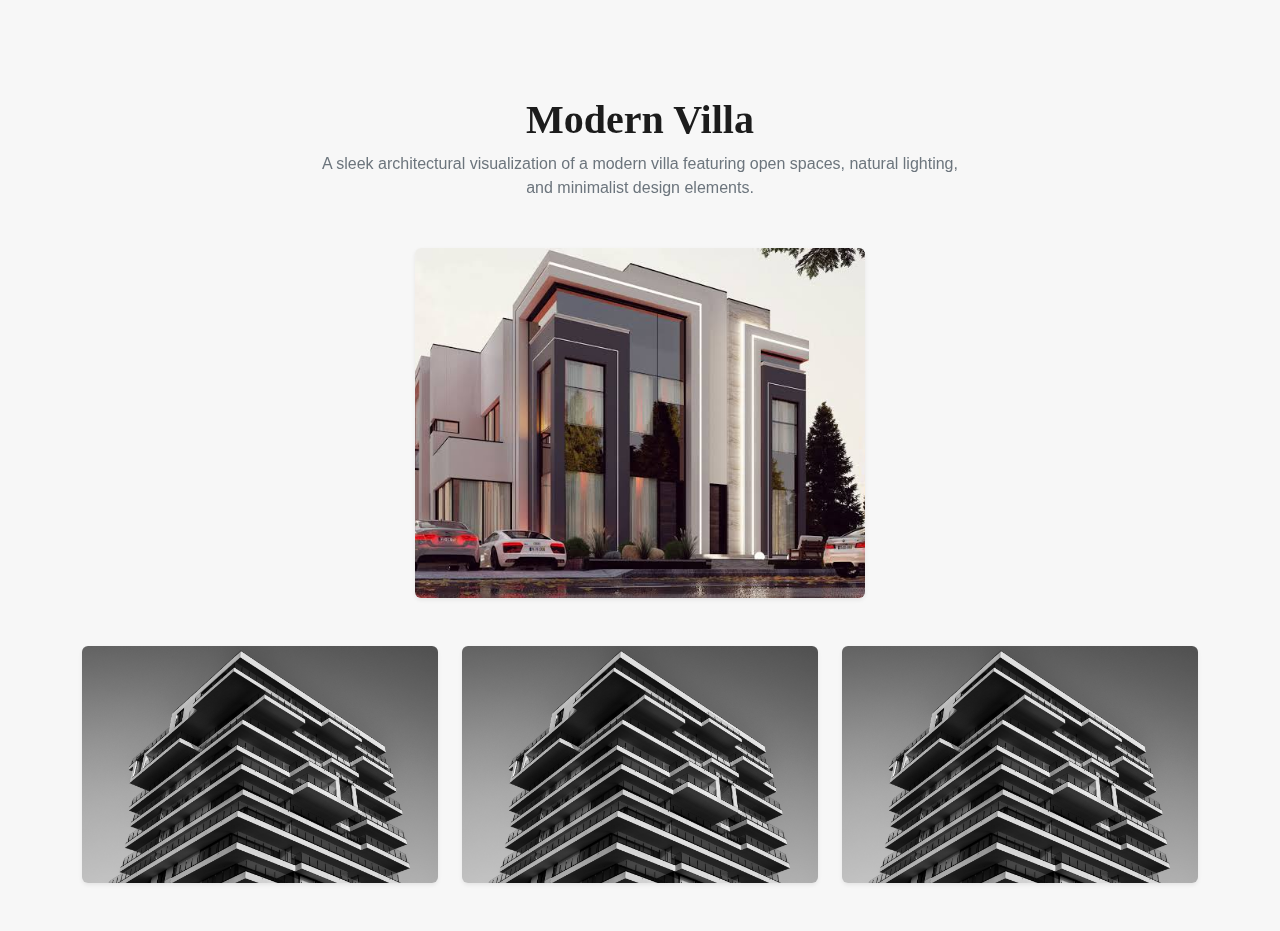
<file: project1.html>
<!DOCTYPE html>
<html lang="en">
<head>
  <meta charset="UTF-8" />
  <meta name="viewport" content="width=device-width, initial-scale=1.0" />
  <title>Modern Villa - ArchViz Studio</title>

  <!-- Bootstrap CSS -->
  <link href="https://cdn.jsdelivr.net/npm/bootstrap@5.3.3/dist/css/bootstrap.min.css" rel="stylesheet" />

  <!-- AOS for animations -->
  <link href="https://cdn.jsdelivr.net/npm/aos@2.3.4/dist/aos.css" rel="stylesheet" />

  <!-- Custom CSS -->
  <link rel="stylesheet" href="css/style.css" />
</head>
<body>

  <!-- ===== Project Content ===== -->
  <section class="container py-5 mt-5">
    <!-- Note: This section describes the project. You can edit the title, text, and image paths below. -->
    <div class="text-center mb-5" data-aos="fade-up">
      <h1 class="fw-bold" style="font-family: 'Playfair Display', serif;">Modern Villa</h1>
      <p class="text-secondary mx-auto" style="max-width: 650px;">
        A sleek architectural visualization of a modern villa featuring open spaces, natural lighting, and minimalist design elements.
      </p>
    </div>

    <!-- Main Image -->
    <div class="text-center mb-5" data-aos="zoom-in">
      <img src="assets/images/modern_villa.jpeg" class="img-fluid rounded shadow-sm" alt="Modern Villa Main Render" style="width: 450px; height: 350px; object-fit: cover;">
    </div>

    <!-- Additional Images -->
    <div class="row g-4">
      <div class="col-md-4" data-aos="fade-up"><img src="assets/images/placeholder.jpg" class="img-fluid rounded shadow-sm" alt="Villa Interior"></div>
      <div class="col-md-4" data-aos="fade-up" data-aos-delay="100"><img src="assets/images/placeholder.jpg" class="img-fluid rounded shadow-sm" alt="Villa Pool"></div>
      <div class="col-md-4" data-aos="fade-up" data-aos-delay="200"><img src="assets/images/placeholder.jpg" class="img-fluid rounded shadow-sm" alt="Villa Garden"></div>
    </div>
  </section>

  <!-- Scripts -->
  <script src="https://cdn.jsdelivr.net/npm/bootstrap@5.3.3/dist/js/bootstrap.bundle.min.js"></script>
  <script src="https://cdn.jsdelivr.net/npm/aos@2.3.4/dist/aos.js"></script>
  <script>AOS.init({ duration: 800, once: true });</script>
</body>
</html>
</file>
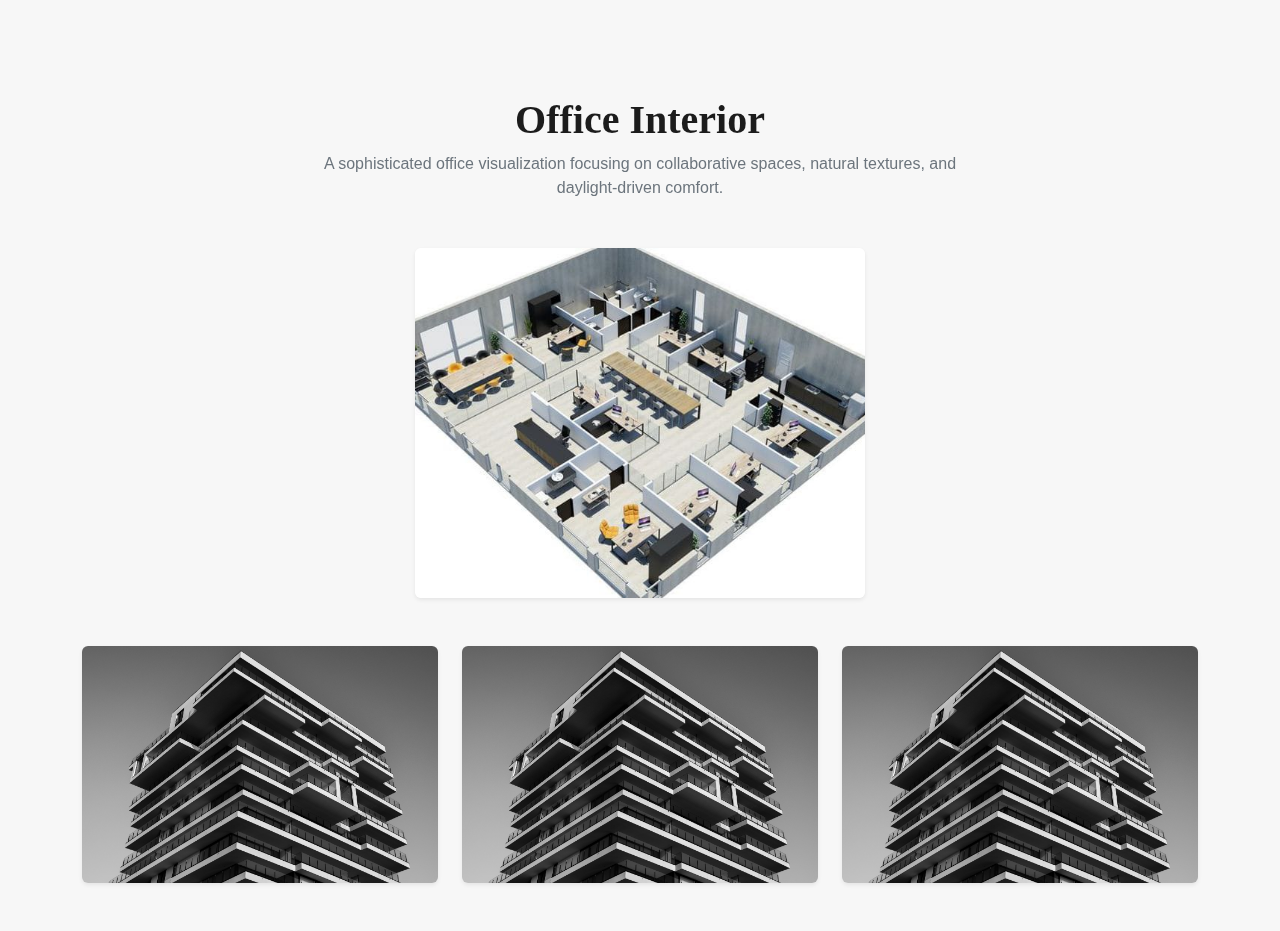
<file: project2.html>
<!DOCTYPE html>
<html lang="en">
<head>
  <meta charset="UTF-8" />
  <meta name="viewport" content="width=device-width, initial-scale=1.0" />
  <title>Office Interior - ArchViz Studio</title>
  <link href="https://cdn.jsdelivr.net/npm/bootstrap@5.3.3/dist/css/bootstrap.min.css" rel="stylesheet" />
  <link href="https://cdn.jsdelivr.net/npm/aos@2.3.4/dist/aos.css" rel="stylesheet" />
  <link rel="stylesheet" href="css/style.css" />
</head>
<body>
  <section class="container py-5 mt-5">
    <div class="text-center mb-5" data-aos="fade-up">
      <h1 class="fw-bold" style="font-family:'Playfair Display',serif;">Office Interior</h1>
      <p class="text-secondary mx-auto" style="max-width:650px;">A sophisticated office visualization focusing on collaborative spaces, natural textures, and daylight-driven comfort.</p>
    </div>

    <!-- Main Image -->
    <div class="text-center mb-5" data-aos="zoom-in">
      <img src="assets/images/office_interior.jpeg" class="img-fluid rounded shadow-sm" alt="Office Interior" style="width: 450px; height: 350px; object-fit: cover;">
    </div>

    <!-- Additional Images -->
    <div class="row g-4">
      <div class="col-md-4" data-aos="fade-up"><img src="assets/images/placeholder.jpg" class="img-fluid rounded shadow-sm" alt="Office Angle 1"></div>
      <div class="col-md-4" data-aos="fade-up" data-aos-delay="100"><img src="assets/images/placeholder.jpg" class="img-fluid rounded shadow-sm" alt="Office Angle 2"></div>
      <div class="col-md-4" data-aos="fade-up" data-aos-delay="200"><img src="assets/images/placeholder.jpg" class="img-fluid rounded shadow-sm" alt="Office Angle 3"></div>
    </div>
  </section>

  <script src="https://cdn.jsdelivr.net/npm/bootstrap@5.3.3/dist/js/bootstrap.bundle.min.js"></script>
  <script src="https://cdn.jsdelivr.net/npm/aos@2.3.4/dist/aos.js"></script>
  <script>AOS.init({ duration:800, once:true });</script>
</body>
</html>
</file>
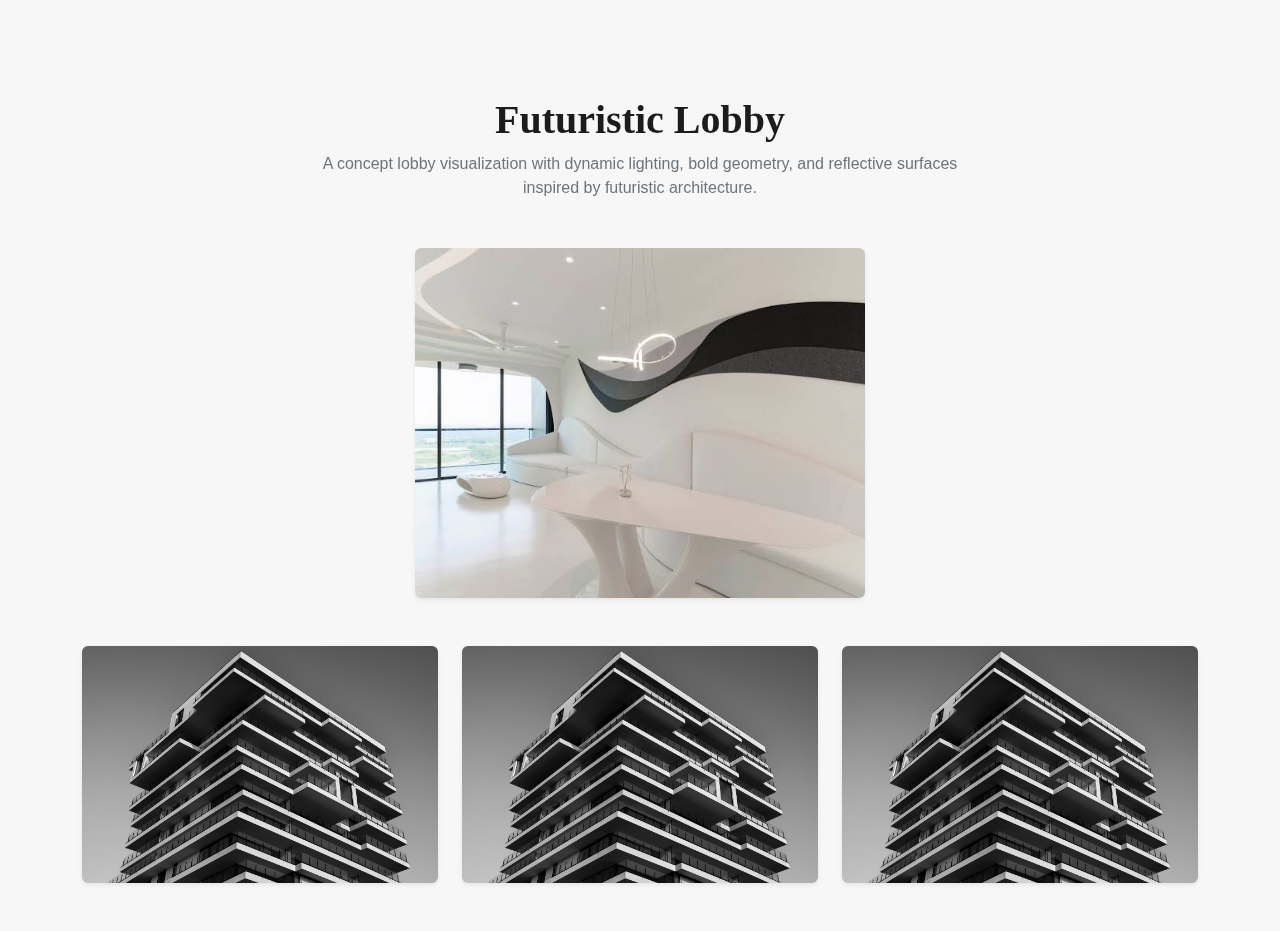
<file: project3.html>
<!DOCTYPE html>
<html lang="en">
<head>
  <meta charset="UTF-8" />
  <meta name="viewport" content="width=device-width, initial-scale=1.0" />
  <title>Futuristic Lobby - ArchViz Studio</title>
  <link href="https://cdn.jsdelivr.net/npm/bootstrap@5.3.3/dist/css/bootstrap.min.css" rel="stylesheet" />
  <link href="https://cdn.jsdelivr.net/npm/aos@2.3.4/dist/aos.css" rel="stylesheet" />
  <link rel="stylesheet" href="css/style.css" />
</head>
<body>

  <!-- ===== Project Section ===== -->
  <section class="container py-5 mt-5">
    <!-- Note: Edit the heading, paragraph, and image paths below -->
    <div class="text-center mb-5" data-aos="fade-up">
      <h1 class="fw-bold" style="font-family:'Playfair Display',serif;">Futuristic Lobby</h1>
      <p class="text-secondary mx-auto" style="max-width:650px;">A concept lobby visualization with dynamic lighting, bold geometry, and reflective surfaces inspired by futuristic architecture.</p>
    </div>

    <!-- Main Image -->
    <div class="text-center mb-5" data-aos="zoom-in">
      <img src="assets/images/futuristic_lobby.jpeg" class="img-fluid rounded shadow-sm" alt="Futuristic Lobby Main" style="width: 450px; height: 350px; object-fit: cover;">
    </div>

    <!-- Additional Images -->
    <div class="row g-4">
      <div class="col-md-4" data-aos="fade-up"><img src="assets/images/placeholder.jpg" class="img-fluid rounded shadow-sm" alt="Lobby Detail 1"></div>
      <div class="col-md-4" data-aos="fade-up" data-aos-delay="100"><img src="assets/images/placeholder.jpg" class="img-fluid rounded shadow-sm" alt="Lobby Detail 2"></div>
      <div class="col-md-4" data-aos="fade-up" data-aos-delay="200"><img src="assets/images/placeholder.jpg" class="img-fluid rounded shadow-sm" alt="Lobby Detail 3"></div>
    </div>
  </section>

  <script src="https://cdn.jsdelivr.net/npm/bootstrap@5.3.3/dist/js/bootstrap.bundle.min.js"></script>
  <script src="https://cdn.jsdelivr.net/npm/aos@2.3.4/dist/aos.js"></script>
  <script>AOS.init({duration:800, once:true});</script>
</body>
</html>
</file>
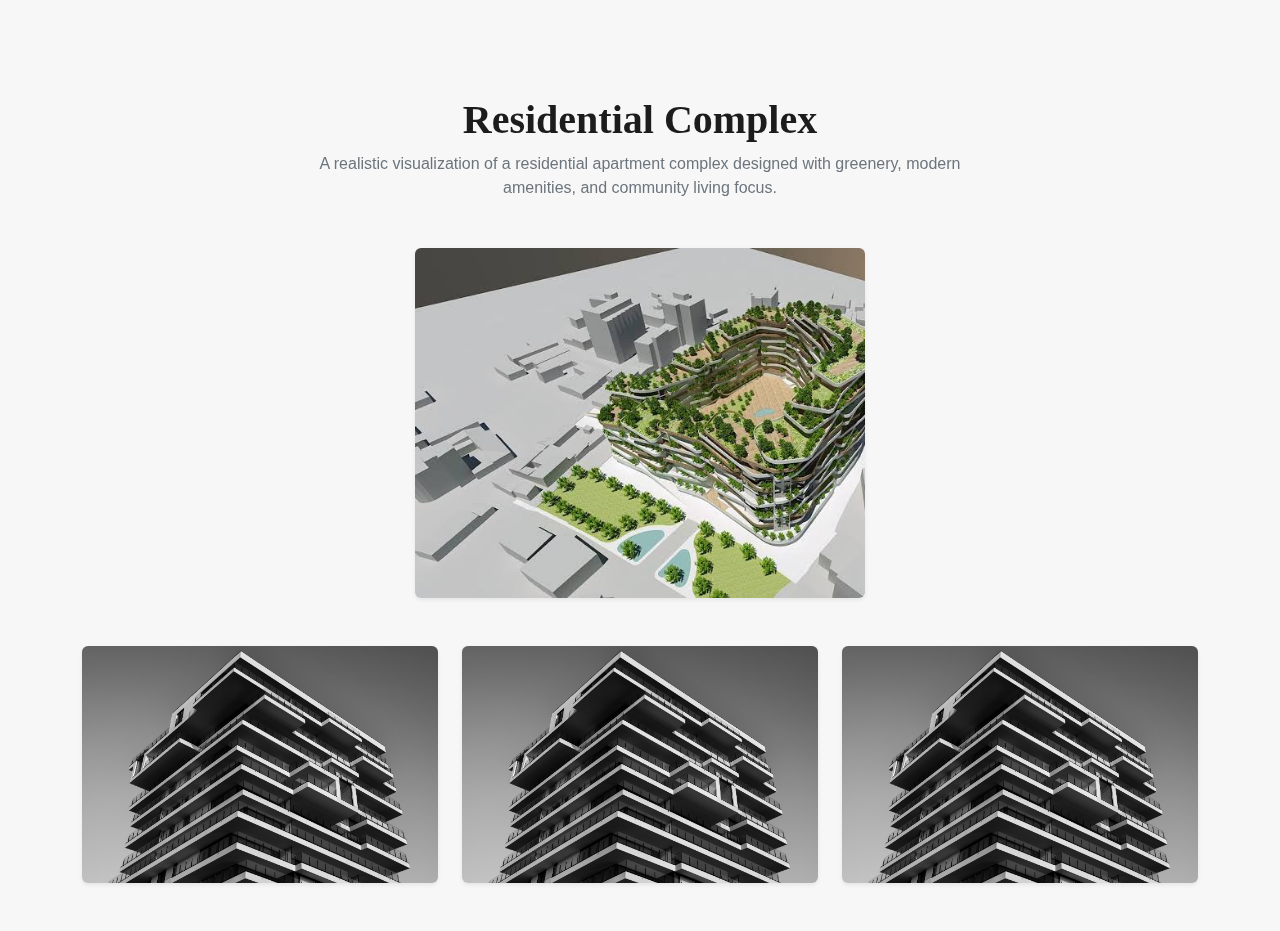
<file: project4.html>
<!DOCTYPE html>
<html lang="en">
<head>
  <meta charset="UTF-8" />
  <meta name="viewport" content="width=device-width, initial-scale=1.0" />
  <title>Residential Complex - ArchViz Studio</title>
  <link href="https://cdn.jsdelivr.net/npm/bootstrap@5.3.3/dist/css/bootstrap.min.css" rel="stylesheet" />
  <link href="https://cdn.jsdelivr.net/npm/aos@2.3.4/dist/aos.css" rel="stylesheet" />
  <link rel="stylesheet" href="css/style.css" />
</head>
<body>
  <section class="container py-5 mt-5">
    <div class="text-center mb-5" data-aos="fade-up">
      <h1 class="fw-bold" style="font-family:'Playfair Display',serif;">Residential Complex</h1>
      <p class="text-secondary mx-auto" style="max-width:650px;">A realistic visualization of a residential apartment complex designed with greenery, modern amenities, and community living focus.</p>
    </div>

    <!-- Main Image -->
    <div class="text-center mb-5" data-aos="zoom-in">
      <img src="assets/images/resedential_complex.jpeg" class="img-fluid rounded shadow-sm" alt="Residential Complex Main" style="width: 450px; height: 350px; object-fit: cover;">
    </div>

    <!-- Additional Images -->
    <div class="row g-4">
      <div class="col-md-4" data-aos="fade-up"><img src="assets/images/placeholder.jpg" class="img-fluid rounded shadow-sm" alt="Complex View 1"></div>
      <div class="col-md-4" data-aos="fade-up" data-aos-delay="100"><img src="assets/images/placeholder.jpg" class="img-fluid rounded shadow-sm" alt="Complex View 2"></div>
      <div class="col-md-4" data-aos="fade-up" data-aos-delay="200"><img src="assets/images/placeholder.jpg" class="img-fluid rounded shadow-sm" alt="Complex View 3"></div>
    </div>
  </section>

  <script src="https://cdn.jsdelivr.net/npm/bootstrap@5.3.3/dist/js/bootstrap.bundle.min.js"></script>
  <script src="https://cdn.jsdelivr.net/npm/aos@2.3.4/dist/aos.js"></script>
  <script>AOS.init({duration:800, once:true});</script>
</body>
</html>
</file>
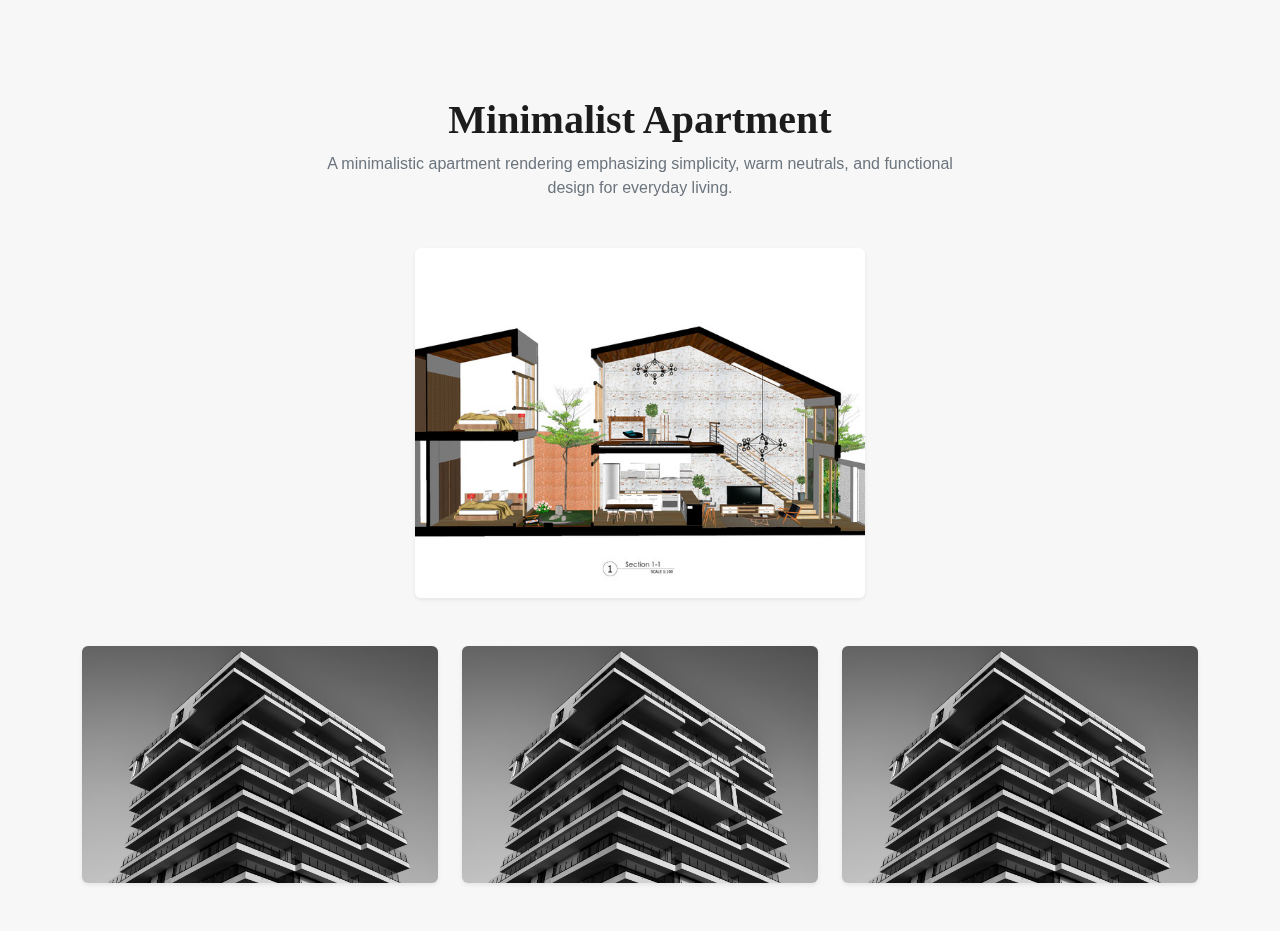
<file: project5.html>
<!DOCTYPE html>
<html lang="en">
<head>
  <meta charset="UTF-8" />
  <meta name="viewport" content="width=device-width, initial-scale=1.0" />
  <title>Minimalist Apartment - ArchViz Studio</title>
  <link href="https://cdn.jsdelivr.net/npm/bootstrap@5.3.3/dist/css/bootstrap.min.css" rel="stylesheet" />
  <link href="https://cdn.jsdelivr.net/npm/aos@2.3.4/dist/aos.css" rel="stylesheet" />
  <link rel="stylesheet" href="css/style.css" />
</head>
<body>
  <section class="container py-5 mt-5">
    <div class="text-center mb-5" data-aos="fade-up">
      <h1 class="fw-bold" style="font-family:'Playfair Display',serif;">Minimalist Apartment</h1>
      <p class="text-secondary mx-auto" style="max-width:650px;">A minimalistic apartment rendering emphasizing simplicity, warm neutrals, and functional design for everyday living.</p>
    </div>

    <!-- Main Image -->
    <div class="text-center mb-5" data-aos="zoom-in">
      <img src="assets/images/minimalist_apartment.jpeg" class="img-fluid rounded shadow-sm" style="width: 450px; height: 350px; object-fit: cover;" alt="Minimalist Apartment">
    </div>

    <!-- Additional Images -->
    <div class="row g-4">
      <div class="col-md-4" data-aos="fade-up"><img src="assets/images/placeholder.jpg" class="img-fluid rounded shadow-sm" alt="Apartment View 1"></div>
      <div class="col-md-4" data-aos="fade-up" data-aos-delay="100"><img src="assets/images/placeholder.jpg" class="img-fluid rounded shadow-sm" alt="Apartment View 2"></div>
      <div class="col-md-4" data-aos="fade-up" data-aos-delay="200"><img src="assets/images/placeholder.jpg" class="img-fluid rounded shadow-sm" alt="Apartment View 3"></div>
    </div>
  </section>

  <script src="https://cdn.jsdelivr.net/npm/bootstrap@5.3.3/dist/js/bootstrap.bundle.min.js"></script>
  <script src="https://cdn.jsdelivr.net/npm/aos@2.3.4/dist/aos.js"></script>
  <script>AOS.init({duration:800, once:true});</script>
</body>
</html>
</file>
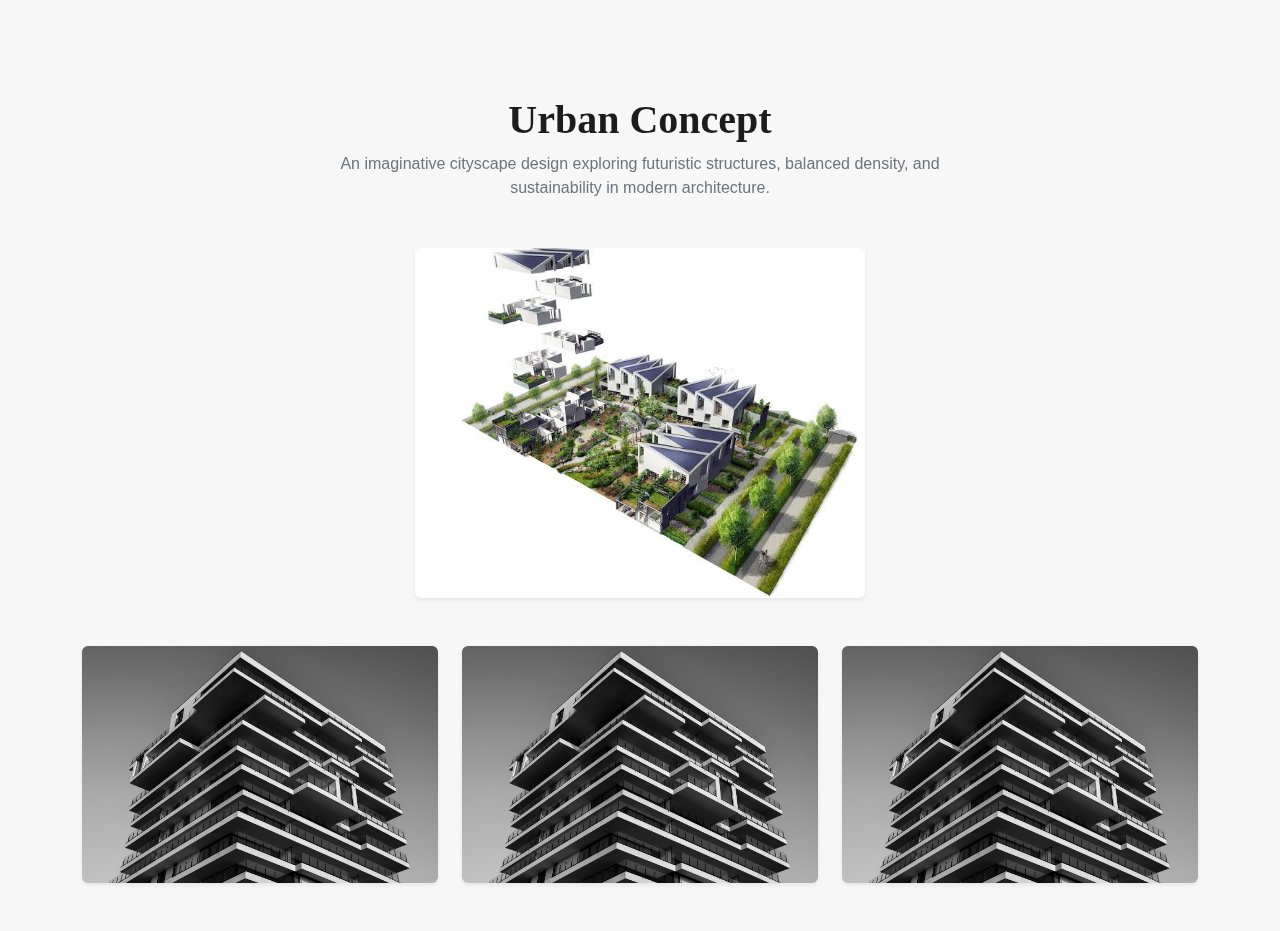
<file: project6.html>
<!DOCTYPE html>
<html lang="en">
<head>
  <meta charset="UTF-8" />
  <meta name="viewport" content="width=device-width, initial-scale=1.0" />
  <title>Urban Concept - ArchViz Studio</title>
  <link href="https://cdn.jsdelivr.net/npm/bootstrap@5.3.3/dist/css/bootstrap.min.css" rel="stylesheet" />
  <link href="https://cdn.jsdelivr.net/npm/aos@2.3.4/dist/aos.css" rel="stylesheet" />
  <link rel="stylesheet" href="css/style.css" />
</head>
<body>
  <section class="container py-5 mt-5">
    <div class="text-center mb-5" data-aos="fade-up">
      <h1 class="fw-bold" style="font-family:'Playfair Display',serif;">Urban Concept</h1>
      <p class="text-secondary mx-auto" style="max-width:650px;">An imaginative cityscape design exploring futuristic structures, balanced density, and sustainability in modern architecture.</p>
    </div>

    <!-- Main Image -->
    <div class="text-center mb-5" data-aos="zoom-in">
      <img src="assets/images/urban_concept.jpeg" class="img-fluid rounded shadow-sm" alt="Urban Concept Main" style="width: 450px; height: 350px; object-fit: cover;">
    </div>

    <!-- Aditional Images -->
    <div class="row g-4">
      <div class="col-md-4" data-aos="fade-up"><img src="assets/images/placeholder.jpg" class="img-fluid rounded shadow-sm" alt="Urban Concept 1"></div>
      <div class="col-md-4" data-aos="fade-up" data-aos-delay="100"><img src="assets/images/placeholder.jpg" class="img-fluid rounded shadow-sm" alt="Urban Concept 2"></div>
      <div class="col-md-4" data-aos="fade-up" data-aos-delay="200"><img src="assets/images/placeholder.jpg" class="img-fluid rounded shadow-sm" alt="Urban Concept 3"></div>
    </div>
  </section>

  <script src="https://cdn.jsdelivr.net/npm/bootstrap@5.3.3/dist/js/bootstrap.bundle.min.js"></script>
  <script src="https://cdn.jsdelivr.net/npm/aos@2.3.4/dist/aos.js"></script>
  <script>AOS.init({duration:800, once:true});</script>
</body>
</html>
</file>
<file: css/style.css>
/* ===== GLOBAL STYLES ===== */
body {
  font-family: 'Poppins', sans-serif;
  background-color: #F7F7F7;
  color: #333;
  margin: 0;
  padding: 0;
}

h1, h2, h3 {
  font-family: 'Playfair Display', serif;
  color: #1C1C1C;
}

html {
  scroll-behavior: smooth;
}

/* ===== NAVBAR STYLING ===== */
.navbar {
  background-color: #fff !important;
}

.navbar-brand {
  color: #000 !important;
  letter-spacing: 1px;
}

.nav-link {
  color: #000 !important;
  font-weight: 500;
  position: relative;
  transition: color 0.3s ease;
  display: inline-block;
}

/* Subtle underline hover animation */
.nav-link::after {
  content: "";
  position: absolute;
  bottom: -2px;
  left: 0;
  width: 0%;
  height: 1.5px;
  background-color: #000;
  transition: width 0.3s ease;
}

.nav-link:hover::after {
  width: 100%;
}

.nav-link.active {
  font-weight: 600;
  border-bottom: 2px solid #000;
}

.btn-dark {
  background-color: #000;
  border: none;
  transition: all 0.3s ease;
}

.btn-dark:hover {
  background-color: #333;
  color: #fff;
  transform: translateY(-2px);
}

.border-bottom {
  border-bottom: 1px solid #e5e5e5 !important;
}

/* ===== Hero Section Styling ===== */
.hero {
  min-height: 100vh;
  background-color: #fff;
  padding-top: 100px;
  display: flex;
  align-items: center;
}

/* Card styling */
.hero-card {
  max-width: 600px;
}

/* Video styling */
.hero-video {
  width: 100%;
  max-width: 400px;
  height: auto;
  object-fit: cover;
}

/* ===== Responsive ===== */
@media (max-width: 991px) {
  .hero {
    padding-top: 80px;
    padding-bottom: 60px;
  }

  .hero-card {
    text-align: center;
    margin-bottom: 2rem;
  }

  .hero-video {
    max-width: 90%;
  }
  .about-hero {
  height: 40vh;
}
}


/* ===== About Hero Section ===== */
.about-hero {
  position: relative;
  height: 60vh;
  background: url("../assets/images/about_hero_new_bg.jpeg") center center/cover no-repeat;
}

.about-hero .overlay {
  position: absolute;
  inset: 0;
  background: rgba(0, 0, 0, 0.75);
}

.about-hero .content {
  position: relative;
  z-index: 2;
}

/* ===== Main About Text ===== */
.about-main p{
  line-height: 1.8;
}

/* ===== Values / Philosophy Cards ===== */
.values-section .border {
  border-color: #e0e0e0 !important;
  transition: all 0.3s ease;
}

.values-section .border:hover {
  background: #fff;
  box-shadow: 0 4px 12px rgba(0,0,0,0.05);
}

/* Portfolio Grid */
.portfolio-item {
  cursor: pointer;
  transition: transform 0.4s ease;
  height: 320px;
  overflow: hidden;
  position: relative;
  border-radius: 10px;
}

.portfolio-item img {
  width: 100%;
  height: 100%;
  object-fit: cover;
  filter: grayscale(100%);
  transition: all 0.4s ease;
}

.portfolio-item:hover img {
  filter: grayscale(0%);
  transform: scale(1.05);
}

.portfolio-item .overlay {
  position: absolute;
  inset: 0;
  background: rgba(0, 0, 0, 0.55);
  opacity: 0;
  transition: opacity 0.3s ease;
}

.portfolio-item:hover .overlay {
  opacity: 1;
}

.portfolio-item .overlay h5 {
  color: #fff;
  text-transform: uppercase;
  letter-spacing: 1px;
}

@media (max-width: 768px) {
  .portfolio-item {
    height: 250px;
  }
}

/* ===== Contact Form Field Focus Styling ===== */
form .form-control {
  border: 1.5px solid #000;             
  transition: all 0.25s ease;         
  box-shadow: none;                      
}

form .form-control:focus {
  border-color: #000;                   
  box-shadow: 0 0 0 3px rgba(0,0,0,0.1); 
  outline: none;                        
  background-color: #fafafa;          
}
</file>
